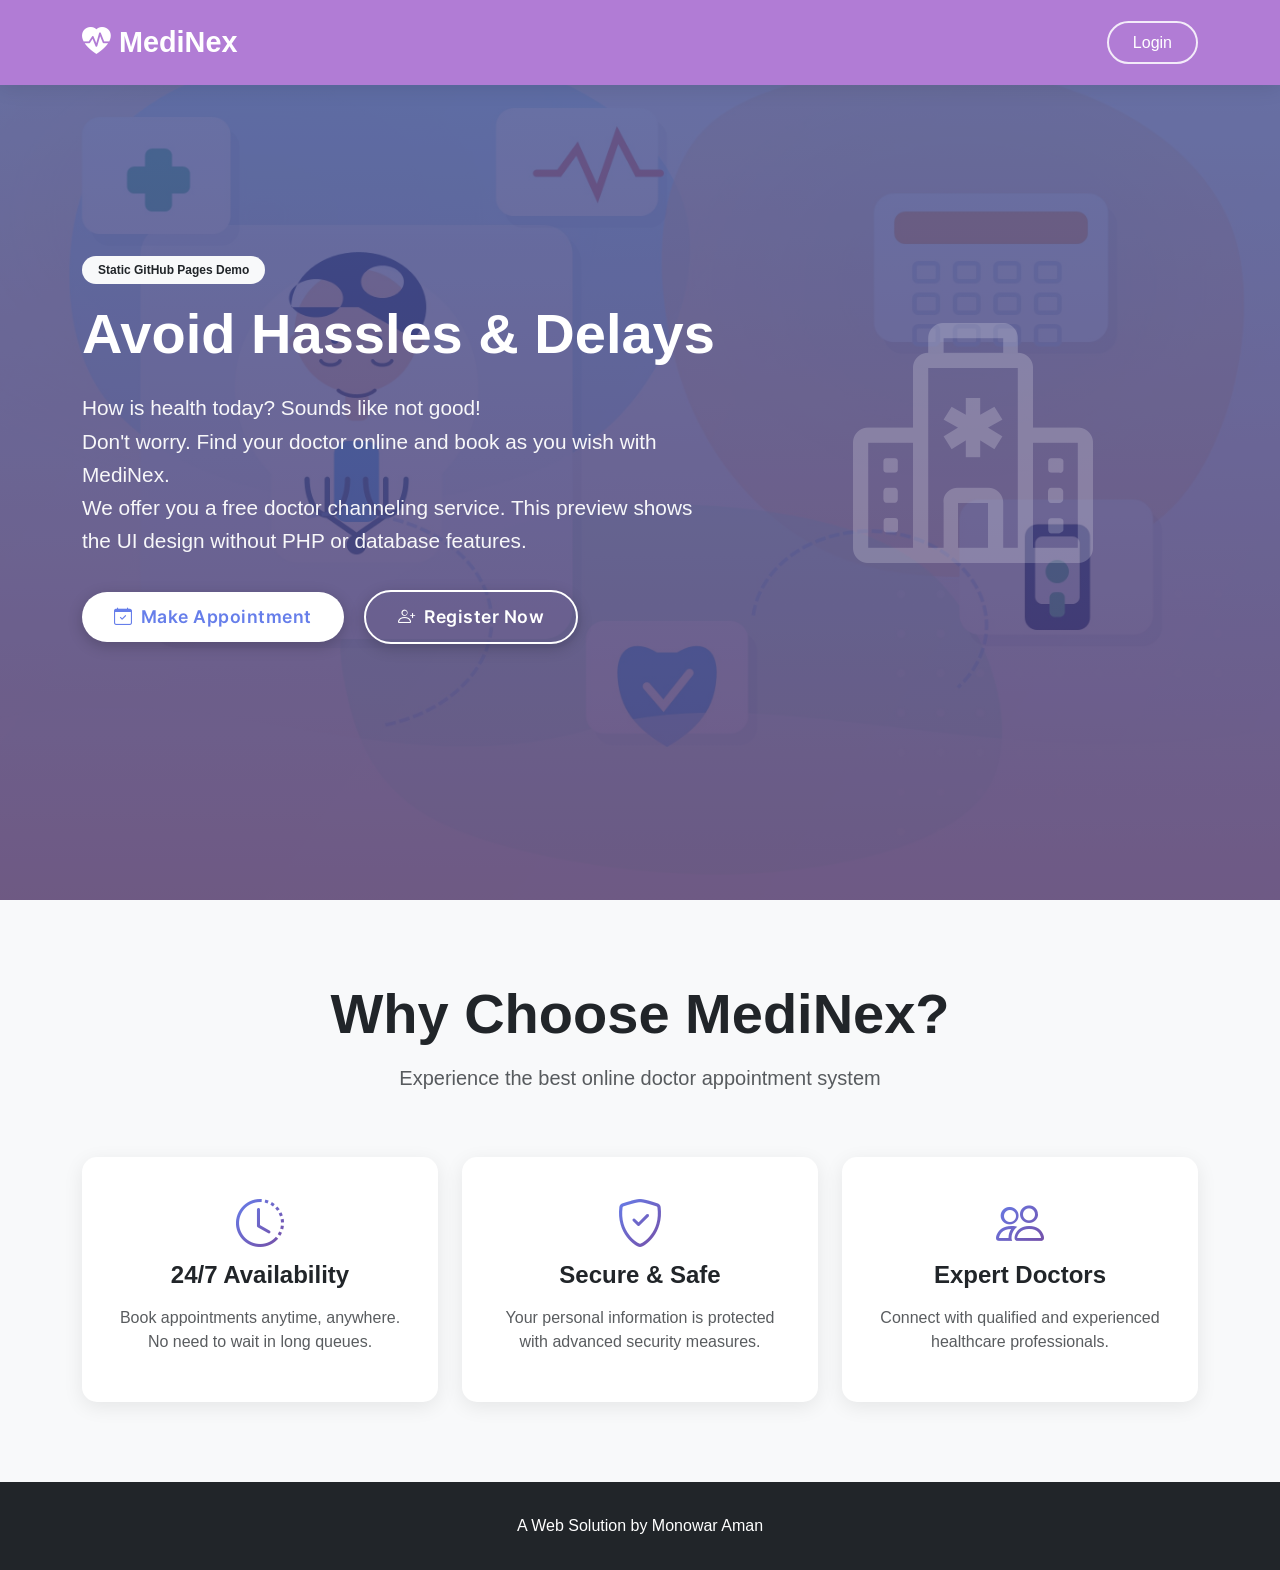
<file: index.html>
<!DOCTYPE html>
<html lang="en">

<head>
    <meta charset="UTF-8">
    <meta http-equiv="X-UA-Compatible" content="IE=edge">
    <meta name="viewport" content="width=device-width, initial-scale=1.0">
    <title>MediNex - Online Doctor Appointment System</title>

    <!-- Bootstrap 5 CSS -->
    <link href="https://cdn.jsdelivr.net/npm/bootstrap@5.3.2/dist/css/bootstrap.min.css" rel="stylesheet">
    <!-- Bootstrap Icons -->
    <link rel="stylesheet" href="https://cdn.jsdelivr.net/npm/bootstrap-icons@1.11.1/font/bootstrap-icons.css">
    <!-- Custom CSS -->
    <link rel="stylesheet" href="css/animations.css">
    <link rel="stylesheet" href="css/main.css">
    <link rel="stylesheet" href="css/index.css">
</head>

<body>
    <!-- Navigation Bar -->
    <nav class="navbar navbar-expand-lg navbar-light fixed-top ">
        <div class="container">
            <a class="navbar-brand" href="index.html">
                <i class="bi bi-heart-pulse-fill"></i> MediNex
            </a>
            <button class="navbar-toggler" type="button" data-bs-toggle="collapse" data-bs-target="#navbarNav">
                <span class="navbar-toggler-icon"></span>
            </button>
            <div class="collapse navbar-collapse" id="navbarNav">
                <ul class="navbar-nav ms-auto">
                    <li class="nav-item">
                        <a class="nav-link nav-login-btn px-4" href="login.html">Login</a>
                    </li>
                </ul>
            </div>
        </div>
    </nav>

    <!-- Hero Section -->
    <section class="hero-section">
        <div class="container">
            <div class="row align-items-center">
                <div class="col-lg-7 hero-content">
                    <span class="badge rounded-pill bg-light text-dark px-3 py-2 mb-3">Static GitHub Pages Demo</span>
                    <h1 class="hero-title">Avoid Hassles & Delays</h1>
                    <p class="hero-subtitle">
                        How is health today? Sounds like not good!<br>
                        Don't worry. Find your doctor online and book as you wish with MediNex.<br>
                        We offer you a free doctor channeling service. This preview shows the UI design without PHP or database features.
                    </p>
                    <div class="hero-buttons">
                        <a href="login.html" class="btn btn-primary-custom btn-custom me-3">
                            <i class="bi bi-calendar-check me-2"></i>Make Appointment
                        </a>
                        <a href="signup.html" class="btn btn-outline-custom btn-custom">
                            <i class="bi bi-person-plus me-2"></i>Register Now
                        </a>
                    </div>
                </div>
                <div class="col-lg-5 text-center">
                    <div class="hero-buttons">
                        <i class="bi bi-hospital hero-icon"></i>
                    </div>
                </div>
            </div>
        </div>
    </section>

    <!-- Features Section -->
    <section class="features-section">
        <div class="container">
            <div class="row text-center mb-5">
                <div class="col-12">
                    <h2 class="display-4 fw-bold mb-3">Why Choose MediNex?</h2>
                    <p class="lead text-muted">Experience the best online doctor appointment system</p>
                </div>
            </div>
            <div class="row g-4">
                <div class="col-md-4">
                    <div class="feature-card text-center">
                        <i class="bi bi-clock-history feature-icon"></i>
                        <h4 class="fw-bold mb-3">24/7 Availability</h4>
                        <p class="text-muted">Book appointments anytime, anywhere. No need to wait in long queues.</p>
                    </div>
                </div>
                <div class="col-md-4">
                    <div class="feature-card text-center">
                        <i class="bi bi-shield-check feature-icon"></i>
                        <h4 class="fw-bold mb-3">Secure & Safe</h4>
                        <p class="text-muted">Your personal information is protected with advanced security measures.
                        </p>
                    </div>
                </div>
                <div class="col-md-4">
                    <div class="feature-card text-center">
                        <i class="bi bi-people feature-icon"></i>
                        <h4 class="fw-bold mb-3">Expert Doctors</h4>
                        <p class="text-muted">Connect with qualified and experienced healthcare professionals.</p>
                    </div>
                </div>
            </div>
        </div>
    </section>

    <!-- Footer -->
    <footer class="footer-section">
        <div class="container">
            <p class="mb-0">
                A Web Solution by Monowar Aman
            </p>
        </div>
    </footer>

    <!-- Bootstrap 5 JS Bundle -->
    <script src="https://cdn.jsdelivr.net/npm/bootstrap@5.3.2/dist/js/bootstrap.bundle.min.js"></script>
</body>

</html>
</file>
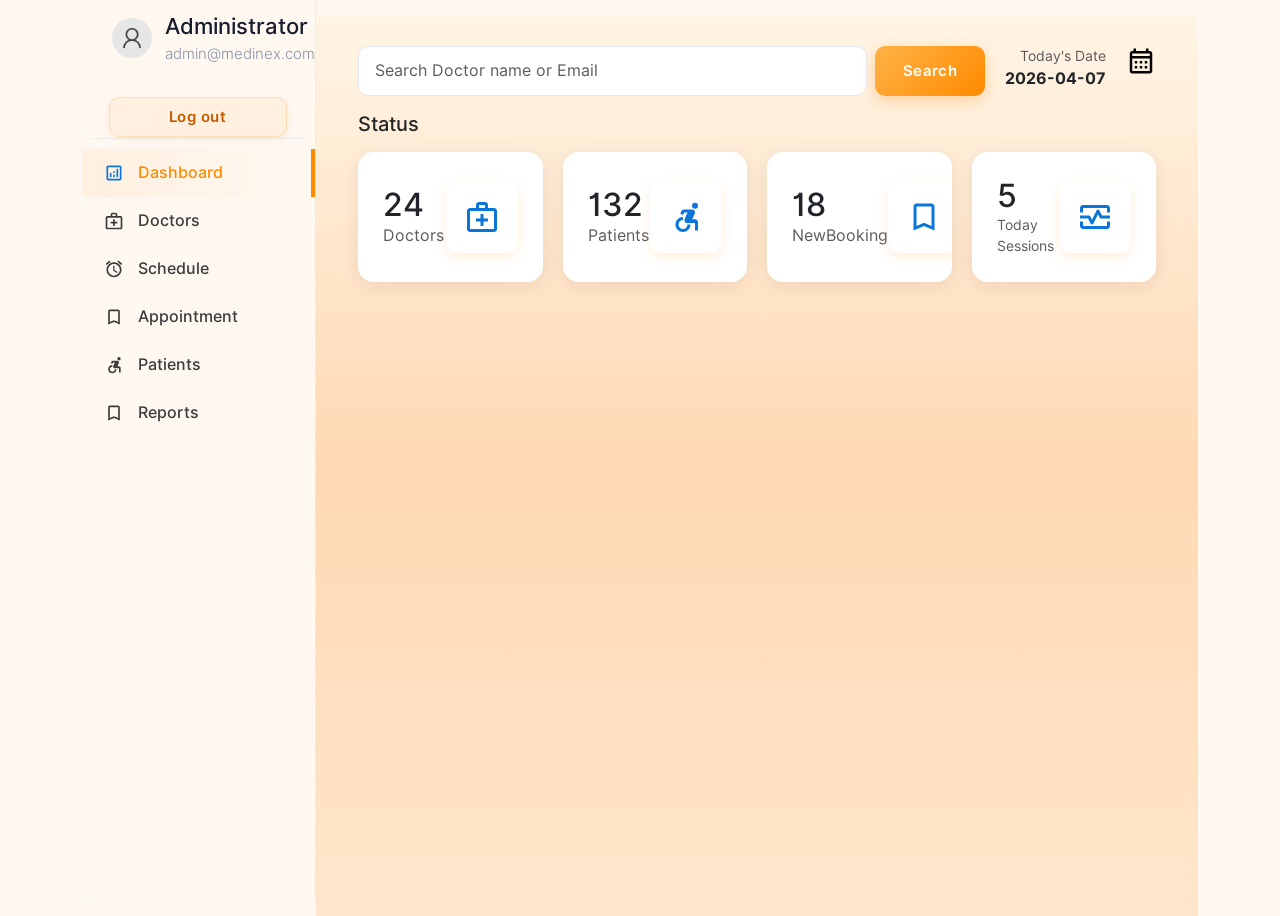
<file: admin/index.html>
<!DOCTYPE html>
<html lang="en">
<head>
    <meta charset="UTF-8">
    <meta http-equiv="X-UA-Compatible" content="IE=edge">
    <meta name="viewport" content="width=device-width, initial-scale=1.0">
    <link href="https://cdn.jsdelivr.net/npm/bootstrap@5.3.2/dist/css/bootstrap.min.css" rel="stylesheet">
    <link rel="stylesheet" href="https://cdn.jsdelivr.net/npm/bootstrap-icons@1.11.1/font/bootstrap-icons.css">
    <link rel="stylesheet" href="../css/animations.css">
    <link rel="stylesheet" href="../css/main.css">
    <link rel="stylesheet" href="../css/admin.css">
    <title>Dashboard</title>
    <style>
        /* Animations disabled */
    </style>
</head>
<body>
    <div class="container">
        <div class="menu">
            <table class="menu-container" border="0">
                <tr>
                    <td style="padding:10px" colspan="2">
                        <table border="0" class="profile-container">
                            <tr>
                                <td width="30%" style="padding-left:20px">
                                    <img src="../img/user.png" alt="" width="100%" style="border-radius:50%">
                                </td>
                                <td style="padding:0px;margin:0px;">
                                    <p class="profile-title" id="profile-name">Administrator</p>
                                    <p class="profile-subtitle" id="profile-email">admin@medinex.com</p>
                                </td>
                            </tr>
                            <tr>
                                <td colspan="2">
                                    <a href="../login.html" id="logout-link"><input type="button" value="Log out" class="logout-btn btn-primary-soft btn"></a>
                                </td>
                            </tr>
                        </table>
                    </td>
                </tr>
                <tr class="menu-row">
                    <td class="menu-btn menu-icon-dashbord menu-active menu-icon-dashbord-active">
                        <a href="index.html" class="non-style-link-menu non-style-link-menu-active"><div><p class="menu-text">Dashboard</p></div></a>
                    </td>
                </tr>
                <tr class="menu-row">
                    <td class="menu-btn menu-icon-doctor">
                        <a href="#" class="non-style-link-menu"><div><p class="menu-text">Doctors</p></div></a>
                    </td>
                </tr>
                <tr class="menu-row">
                    <td class="menu-btn menu-icon-schedule">
                        <a href="#" class="non-style-link-menu"><div><p class="menu-text">Schedule</p></div></a>
                    </td>
                </tr>
                <tr class="menu-row">
                    <td class="menu-btn menu-icon-appoinment">
                        <a href="#" class="non-style-link-menu"><div><p class="menu-text">Appointment</p></div></a>
                    </td>
                </tr>
                <tr class="menu-row">
                    <td class="menu-btn menu-icon-patient">
                        <a href="#" class="non-style-link-menu"><div><p class="menu-text">Patients</p></div></a>
                    </td>
                </tr>
                <tr class="menu-row">
                    <td class="menu-btn menu-icon-appoinment">
                        <a href="#" class="non-style-link-menu"><div><p class="menu-text">Reports</p></div></a>
                    </td>
                </tr>
            </table>
        </div>
        <div class="dash-body mt-3">
            <div class="container-fluid">
                <div class="row mb-3">
                    <div class="col">
                        <form action="#" method="post" class="d-flex gap-2" onsubmit="return false;">
                            <input type="search" name="search" class="form-control" placeholder="Search Doctor name or Email" list="doctors">
                            <datalist id="doctors">
                                <option value="Dr. Sadia Karim">
                                <option value="dr.sadia@medinex.demo">
                                <option value="Dr. Farhan Haque">
                                <option value="dr.farhan@medinex.demo">
                                <option value="Dr. Nusrat Islam">
                                <option value="dr.nusrat@medinex.demo">
                            </datalist>
                            <button type="submit" class="btn btn-primary">Search</button>
                        </form>
                    </div>
                    <div class="col-auto text-end">
                        <small class="text-muted d-block">Today's Date</small>
                        <strong>2026-04-07</strong>
                    </div>
                    <div class="col-auto">
                        <img src="../img/calendar.svg" width="30" alt="calendar">
                    </div>
                </div>
                <div class="row mb-4">
                    <div class="col-12">
                        <h5 class="mb-3">Status</h5>
                    </div>
                    <div class="col-md-3 mb-3">
                        <div class="card h-100">
                            <div class="card-body d-flex justify-content-between align-items-center">
                                <div>
                                    <h2 class="mb-0">24</h2>
                                    <p class="mb-0 text-muted">Doctors</p>
                                </div>
                                <div class="btn-icon-back dashboard-icons" style="background-image: url('../img/icons/doctors-hover.svg'); background-repeat: no-repeat; background-position: center; background-size: 40px 40px;"></div>
                            </div>
                        </div>
                    </div>
                    <div class="col-md-3 mb-3">
                        <div class="card h-100">
                            <div class="card-body d-flex justify-content-between align-items-center">
                                <div>
                                    <h2 class="mb-0">132</h2>
                                    <p class="mb-0 text-muted">Patients</p>
                                </div>
                                <div class="btn-icon-back dashboard-icons" style="background-image: url('../img/icons/patients-hover.svg'); background-repeat: no-repeat; background-position: center; background-size: 40px 40px;"></div>
                            </div>
                        </div>
                    </div>
                    <div class="col-md-3 mb-3">
                        <div class="card h-100">
                            <div class="card-body d-flex justify-content-between align-items-center">
                                <div>
                                    <h2 class="mb-0">18</h2>
                                    <p class="mb-0 text-muted">NewBooking</p>
                                </div>
                                <div class="btn-icon-back dashboard-icons" style="background-image: url('../img/icons/book-hover.svg'); background-repeat: no-repeat; background-position: center; background-size: 40px 40px;"></div>
                            </div>
                        </div>
                    </div>
                    <div class="col-md-3 mb-3">
                        <div class="card h-100">
                            <div class="card-body d-flex justify-content-between align-items-center">
                                <div>
                                    <h2 class="mb-0">5</h2>
                                    <p class="mb-0 text-muted small">Today Sessions</p>
                                </div>
                                <div class="btn-icon-back dashboard-icons" style="background-image: url('../img/icons/session-iceblue.svg'); background-repeat: no-repeat; background-position: center; background-size: 40px 40px;"></div>
                            </div>
                        </div>
                    </div>
                </div>
            </div>
        </div>
    </div>
<script src="https://cdn.jsdelivr.net/npm/bootstrap@5.3.2/dist/js/bootstrap.bundle.min.js"></script>
<script>
    const currentUser = JSON.parse(sessionStorage.getItem("medinexCurrentUser") || "null");

    if (currentUser && currentUser.email) {
        const fullName = (currentUser.fullName || "Administrator").trim();
        const shortName = fullName.length > 16 ? fullName.slice(0, 14) + ".." : fullName;

        document.getElementById("profile-name").textContent = shortName;
        document.getElementById("profile-email").textContent = currentUser.email;
    }

    document.getElementById("logout-link").addEventListener("click", function () {
        sessionStorage.removeItem("medinexCurrentUser");
    });
</script>
</body>
</html>
</file>
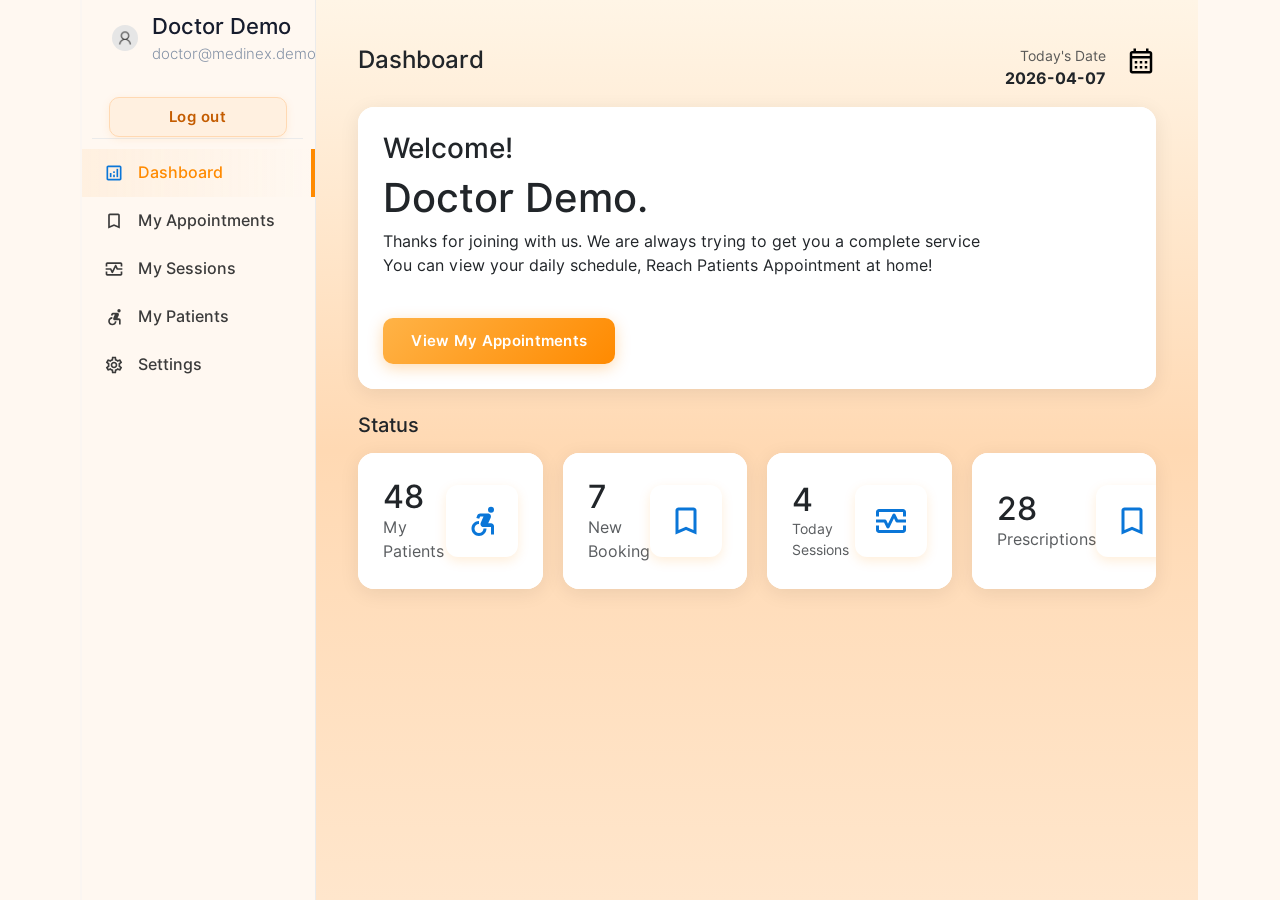
<file: doctor/index.html>
<!DOCTYPE html>
<html lang="en">
<head>
    <meta charset="UTF-8">
    <meta http-equiv="X-UA-Compatible" content="IE=edge">
    <meta name="viewport" content="width=device-width, initial-scale=1.0">
    <link href="https://cdn.jsdelivr.net/npm/bootstrap@5.3.2/dist/css/bootstrap.min.css" rel="stylesheet">
    <link rel="stylesheet" href="https://cdn.jsdelivr.net/npm/bootstrap-icons@1.11.1/font/bootstrap-icons.css">
    <link rel="stylesheet" href="../css/animations.css">
    <link rel="stylesheet" href="../css/main.css">
    <link rel="stylesheet" href="../css/admin.css">
    <title>Dashboard</title>
    <style>
        /* Animations disabled */
    </style>
</head>
<body>
    <div class="container">
        <div class="menu">
            <table class="menu-container" border="0">
                <tr>
                    <td style="padding:10px" colspan="2">
                        <table border="0" class="profile-container">
                            <tr>
                                <td width="30%" style="padding-left:20px">
                                    <img src="../img/user.png" alt="" width="100%" style="border-radius:50%">
                                </td>
                                <td style="padding:0px;margin:0px;">
                                    <p class="profile-title" id="profile-name">Doctor Demo</p>
                                    <p class="profile-subtitle" id="profile-email">doctor@medinex.demo</p>
                                </td>
                            </tr>
                            <tr>
                                <td colspan="2">
                                    <a href="../login.html" id="logout-link"><input type="button" value="Log out" class="logout-btn btn-primary-soft btn"></a>
                                </td>
                            </tr>
                        </table>
                    </td>
                </tr>
                <tr class="menu-row">
                    <td class="menu-btn menu-icon-dashbord menu-active menu-icon-dashbord-active">
                        <a href="index.html" class="non-style-link-menu non-style-link-menu-active"><div><p class="menu-text">Dashboard</p></div></a>
                    </td>
                </tr>
                <tr class="menu-row">
                    <td class="menu-btn menu-icon-appoinment">
                        <a href="#" class="non-style-link-menu"><div><p class="menu-text">My Appointments</p></div></a>
                    </td>
                </tr>
                <tr class="menu-row">
                    <td class="menu-btn menu-icon-session">
                        <a href="#" class="non-style-link-menu"><div><p class="menu-text">My Sessions</p></div></a>
                    </td>
                </tr>
                <tr class="menu-row">
                    <td class="menu-btn menu-icon-patient">
                        <a href="#" class="non-style-link-menu"><div><p class="menu-text">My Patients</p></div></a>
                    </td>
                </tr>
                <tr class="menu-row">
                    <td class="menu-btn menu-icon-settings">
                        <a href="#" class="non-style-link-menu"><div><p class="menu-text">Settings</p></div></a>
                    </td>
                </tr>
            </table>
        </div>
        <div class="dash-body">
            <div class="container-fluid mt-3">
                <div class="row mb-3">
                    <div class="col">
                        <h4 class="mb-0">Dashboard</h4>
                    </div>
                    <div class="col-auto text-end">
                        <small class="text-muted d-block">Today's Date</small>
                        <strong>2026-04-07</strong>
                    </div>
                    <div class="col-auto">
                        <img src="../img/calendar.svg" width="30" alt="calendar">
                    </div>
                </div>
                <div class="row mb-4">
                    <div class="col">
                        <div class="card">
                            <div class="card-body">
                                <h3>Welcome!</h3>
                                <h1 id="welcome-name">Doctor Demo.</h1>
                                <p>Thanks for joining with us. We are always trying to get you a complete service<br>
                                You can view your daily schedule, Reach Patients Appointment at home!<br><br>
                                </p>
                                <a href="#" class="btn btn-primary">View My Appointments</a>
                            </div>
                        </div>
                    </div>
                </div>
                <div class="row mb-4">
                    <div class="col-12">
                        <h5 class="mb-3">Status</h5>
                    </div>
                    <div class="col-md-3 mb-3">
                        <div class="card h-100">
                            <div class="card-body d-flex justify-content-between align-items-center">
                                <div>
                                    <h2 class="mb-0">48</h2>
                                    <p class="mb-0 text-muted">My Patients</p>
                                </div>
                                <div class="btn-icon-back dashboard-icons" style="background-image: url('../img/icons/patients-hover.svg'); background-repeat: no-repeat; background-position: center; background-size: 40px 40px;"></div>
                            </div>
                        </div>
                    </div>
                    <div class="col-md-3 mb-3">
                        <div class="card h-100">
                            <div class="card-body d-flex justify-content-between align-items-center">
                                <div>
                                    <h2 class="mb-0">7</h2>
                                    <p class="mb-0 text-muted">New Booking</p>
                                </div>
                                <div class="btn-icon-back dashboard-icons" style="background-image: url('../img/icons/book-hover.svg'); background-repeat: no-repeat; background-position: center; background-size: 40px 40px;"></div>
                            </div>
                        </div>
                    </div>
                    <div class="col-md-3 mb-3">
                        <div class="card h-100">
                            <div class="card-body d-flex justify-content-between align-items-center">
                                <div>
                                    <h2 class="mb-0">4</h2>
                                    <p class="mb-0 text-muted small">Today Sessions</p>
                                </div>
                                <div class="btn-icon-back dashboard-icons" style="background-image: url('../img/icons/session-iceblue.svg'); background-repeat: no-repeat; background-position: center; background-size: 40px 40px;"></div>
                            </div>
                        </div>
                    </div>
                    <div class="col-md-3 mb-3">
                        <div class="card h-100">
                            <div class="card-body d-flex justify-content-between align-items-center">
                                <div>
                                    <h2 class="mb-0">28</h2>
                                    <p class="mb-0 text-muted">Prescriptions</p>
                                </div>
                                <div class="btn-icon-back dashboard-icons" style="background-image: url('../img/icons/book-hover.svg'); background-repeat: no-repeat; background-position: center; background-size: 40px 40px;"></div>
                            </div>
                        </div>
                    </div>
                </div>
            </div>
        </div>
    </div>
    <script src="https://cdn.jsdelivr.net/npm/bootstrap@5.3.2/dist/js/bootstrap.bundle.min.js"></script>
    <script>
        const currentUser = JSON.parse(sessionStorage.getItem("medinexCurrentUser") || "null");

        if (currentUser && currentUser.email) {
            const fullName = (currentUser.fullName || "Doctor Demo").trim();
            const shortName = fullName.length > 16 ? fullName.slice(0, 14) + ".." : fullName;

            document.getElementById("profile-name").textContent = shortName;
            document.getElementById("profile-email").textContent = currentUser.email;
            document.getElementById("welcome-name").textContent = fullName + ".";
        }

        document.getElementById("logout-link").addEventListener("click", function () {
            sessionStorage.removeItem("medinexCurrentUser");
        });
    </script>
</body>
</html>
</file>
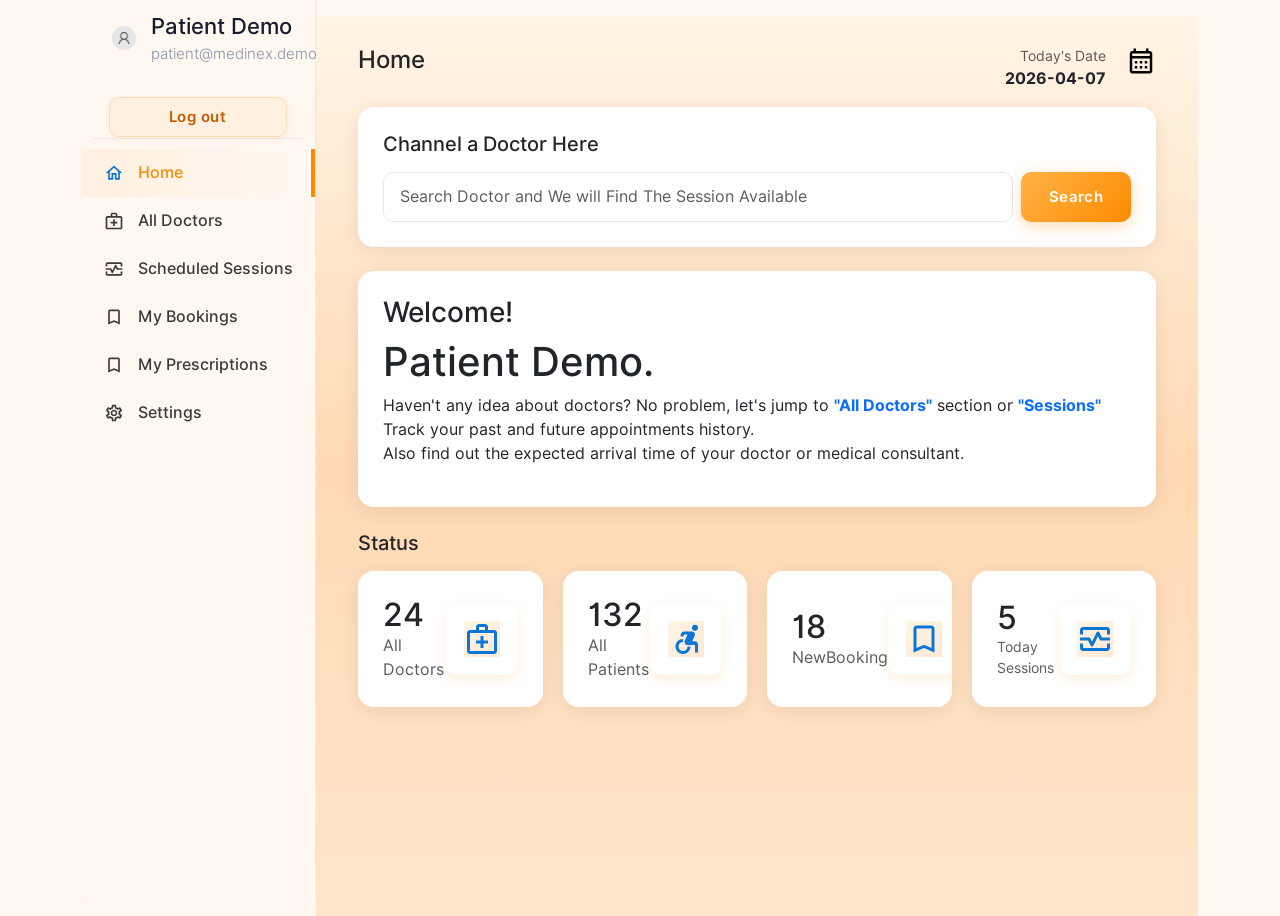
<file: patient/index.html>
<!DOCTYPE html>
<html lang="en">
<head>
    <meta charset="UTF-8">
    <meta http-equiv="X-UA-Compatible" content="IE=edge">
    <meta name="viewport" content="width=device-width, initial-scale=1.0">
    <link href="https://cdn.jsdelivr.net/npm/bootstrap@5.3.2/dist/css/bootstrap.min.css" rel="stylesheet">
    <link rel="stylesheet" href="https://cdn.jsdelivr.net/npm/bootstrap-icons@1.11.1/font/bootstrap-icons.css">
    <link rel="stylesheet" href="../css/animations.css">
    <link rel="stylesheet" href="../css/main.css">
    <link rel="stylesheet" href="../css/admin.css">
    <title>Dashboard</title>
    <style>
        /* Animations disabled */
    </style>
</head>
<body>
    <div class="container">
        <div class="menu">
            <table class="menu-container">
                <tr>
                    <td style="padding:10px" colspan="2">
                        <table class="profile-container">
                            <tr>
                                <td width="30%" style="padding-left:20px">
                                    <img src="../img/user.png" alt="" width="100%" style="border-radius:50%">
                                </td>
                                <td style="padding:0px;margin:0px;">
                                    <p class="profile-title" id="profile-name">Patient Demo</p>
                                    <p class="profile-subtitle" id="profile-email">patient@medinex.demo</p>
                                </td>
                            </tr>
                            <tr>
                                <td colspan="2">
                                    <a href="../login.html" id="logout-link"><input type="button" value="Log out" class="logout-btn btn-primary-soft btn"></a>
                                </td>
                            </tr>
                        </table>
                    </td>
                </tr>
                <tr class="menu-row">
                    <td class="menu-btn menu-icon-home menu-active menu-icon-home-active">
                        <a href="index.html" class="non-style-link-menu non-style-link-menu-active"><div><p class="menu-text">Home</p></div></a>
                    </td>
                </tr>
                <tr class="menu-row">
                    <td class="menu-btn menu-icon-doctor">
                        <a href="#" class="non-style-link-menu"><div><p class="menu-text">All Doctors</p></div></a>
                    </td>
                </tr>
                <tr class="menu-row">
                    <td class="menu-btn menu-icon-session">
                        <a href="#" class="non-style-link-menu"><div><p class="menu-text">Scheduled Sessions</p></div></a>
                    </td>
                </tr>
                <tr class="menu-row">
                    <td class="menu-btn menu-icon-appoinment">
                        <a href="#" class="non-style-link-menu"><div><p class="menu-text">My Bookings</p></div></a>
                    </td>
                </tr>
                <tr class="menu-row">
                    <td class="menu-btn menu-icon-appoinment">
                        <a href="#" class="non-style-link-menu"><div><p class="menu-text">My Prescriptions</p></div></a>
                    </td>
                </tr>
                <tr class="menu-row">
                    <td class="menu-btn menu-icon-settings">
                        <a href="#" class="non-style-link-menu"><div><p class="menu-text">Settings</p></div></a>
                    </td>
                </tr>
            </table>
        </div>
        <div class="dash-body mt-3">
            <div class="container-fluid">
                <div class="row mb-3">
                    <div class="col">
                        <h4 class="mb-0">Home</h4>
                    </div>
                    <div class="col-auto text-end">
                        <small class="text-muted d-block">Today's Date</small>
                        <strong>2026-04-07</strong>
                    </div>
                    <div class="col-auto">
                        <img src="../img/calendar.svg" width="30" alt="calendar">
                    </div>
                </div>
                <div class="row mb-4">
                    <div class="col-12">
                        <div class="card">
                            <div class="card-body">
                                <h5 class="mb-3">Channel a Doctor Here</h5>
                                <form action="#" method="post" class="d-flex gap-2" onsubmit="return false;">
                                    <input type="search" name="search" class="form-control" placeholder="Search Doctor and We will Find The Session Available" list="doctors">
                                    <datalist id="doctors">
                                        <option value="Dr. Sadia Karim">
                                        <option value="Dr. Farhan Haque">
                                        <option value="Dr. Nusrat Islam">
                                    </datalist>
                                    <button type="submit" class="btn btn-primary">Search</button>
                                </form>
                            </div>
                        </div>
                    </div>
                </div>
                <div class="row mb-4">
                    <div class="col-12">
                        <div class="card">
                            <div class="card-body">
                                <h3>Welcome!</h3>
                                <h1 id="welcome-name">Patient Demo.</h1>
                                <p>Haven't any idea about doctors? No problem, let's jump to
                                    <a href="#" class="text-decoration-none fw-bold">"All Doctors"</a> section or
                                    <a href="#" class="text-decoration-none fw-bold">"Sessions"</a><br>
                                    Track your past and future appointments history.<br>Also find out the expected arrival time of your doctor or medical consultant.
                                </p>
                            </div>
                        </div>
                    </div>
                </div>
                <div class="row">
                    <div class="col-12">
                        <h5 class="mb-3">Status</h5>
                    </div>
                    <div class="col-md-3 mb-3">
                        <div class="card h-100">
                            <div class="card-body d-flex justify-content-between align-items-center">
                                <div>
                                    <h2 class="mb-0">24</h2>
                                    <p class="mb-0 text-muted">All Doctors</p>
                                </div>
                                <div class="dashboard-icons">
                                    <img src="../img/icons/doctors-hover.svg" alt="Doctors" class="dashboard-icon-img">
                                </div>
                            </div>
                        </div>
                    </div>
                    <div class="col-md-3 mb-3">
                        <div class="card h-100">
                            <div class="card-body d-flex justify-content-between align-items-center">
                                <div>
                                    <h2 class="mb-0">132</h2>
                                    <p class="mb-0 text-muted">All Patients</p>
                                </div>
                                <div class="dashboard-icons">
                                    <img src="../img/icons/patients-hover.svg" alt="Patients" class="dashboard-icon-img">
                                </div>
                            </div>
                        </div>
                    </div>
                    <div class="col-md-3 mb-3">
                        <div class="card h-100">
                            <div class="card-body d-flex justify-content-between align-items-center">
                                <div>
                                    <h2 class="mb-0">18</h2>
                                    <p class="mb-0 text-muted">NewBooking</p>
                                </div>
                                <div class="dashboard-icons">
                                    <img src="../img/icons/book-hover.svg" alt="Bookings" class="dashboard-icon-img">
                                </div>
                            </div>
                        </div>
                    </div>
                    <div class="col-md-3 mb-3">
                        <div class="card h-100">
                            <div class="card-body d-flex justify-content-between align-items-center">
                                <div>
                                    <h2 class="mb-0">5</h2>
                                    <p class="mb-0 text-muted small">Today Sessions</p>
                                </div>
                                <div class="dashboard-icons">
                                    <img src="../img/icons/session-iceblue.svg" alt="Sessions" class="dashboard-icon-img">
                                </div>
                            </div>
                        </div>
                    </div>
                </div>
            </div>
        </div>
    </div>
    <script src="https://cdn.jsdelivr.net/npm/bootstrap@5.3.2/dist/js/bootstrap.bundle.min.js"></script>
    <script>
        const currentUser = JSON.parse(sessionStorage.getItem("medinexCurrentUser") || "null");

        if (currentUser && currentUser.email) {
            const fullName = (currentUser.fullName || currentUser.firstName || "Patient").trim();
            const shortName = fullName.length > 16 ? fullName.slice(0, 14) + ".." : fullName;

            document.getElementById("profile-name").textContent = shortName;
            document.getElementById("profile-email").textContent = currentUser.email;
            document.getElementById("welcome-name").textContent = fullName + ".";
        }

        document.getElementById("logout-link").addEventListener("click", function () {
            sessionStorage.removeItem("medinexCurrentUser");
        });
    </script>
</body>
</html>
</file>
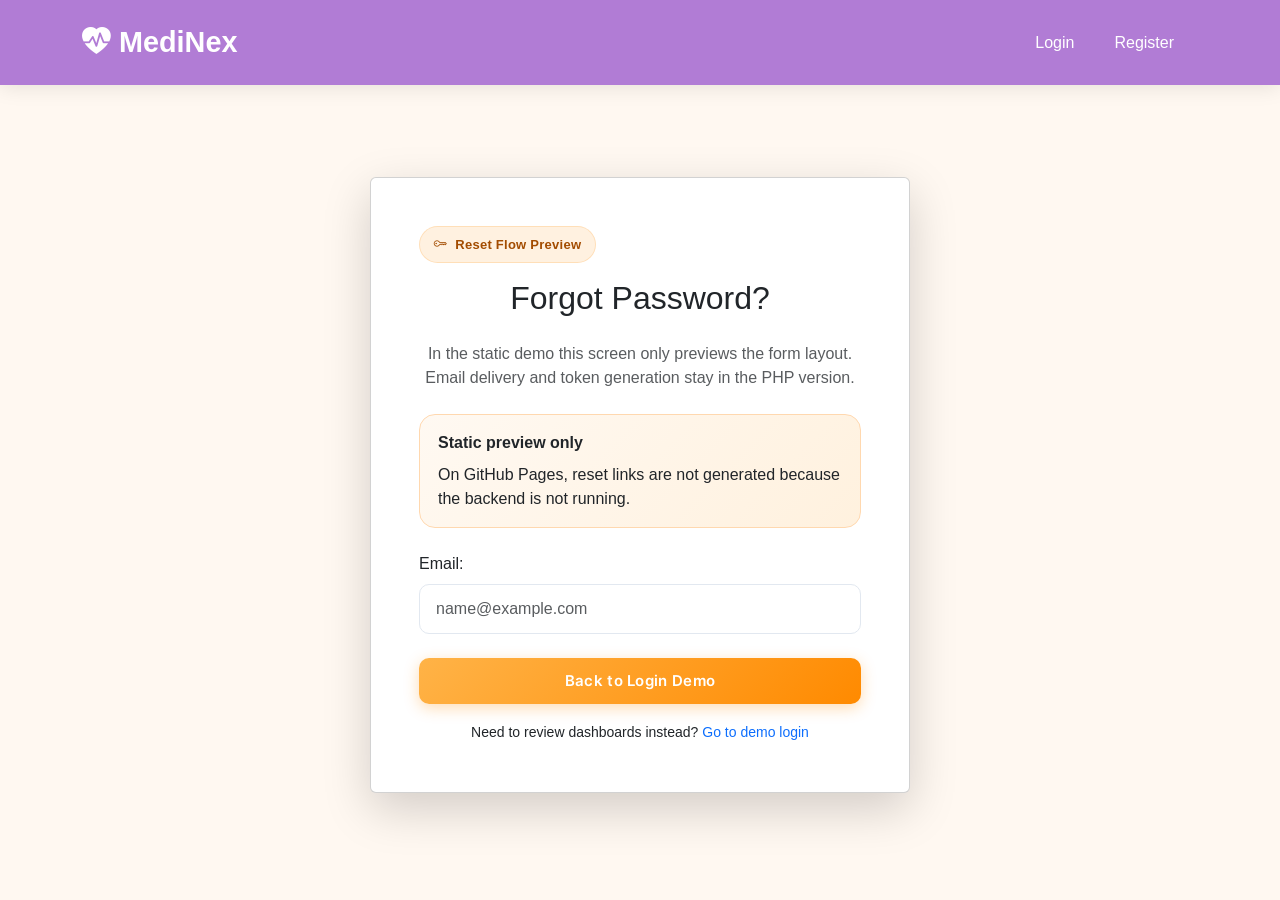
<file: forgot-password.html>
<!DOCTYPE html>
<html lang="en">
<head>
    <meta charset="UTF-8">
    <meta http-equiv="X-UA-Compatible" content="IE=edge">
    <meta name="viewport" content="width=device-width, initial-scale=1.0">
    <link href="https://cdn.jsdelivr.net/npm/bootstrap@5.3.2/dist/css/bootstrap.min.css" rel="stylesheet">
    <link rel="stylesheet" href="https://cdn.jsdelivr.net/npm/bootstrap-icons@1.11.1/font/bootstrap-icons.css">
    <link rel="stylesheet" href="css/animations.css">
    <link rel="stylesheet" href="css/main.css">
    <link rel="stylesheet" href="css/index.css">
    <link rel="stylesheet" href="css/login.css">
    <link rel="stylesheet" href="css/demo.css">
    <title>Forgot Password Demo</title>
</head>
<body class="d-flex flex-column" style="min-height: 100vh; padding-top: 70px;">
    <nav class="navbar navbar-expand-lg fixed-top">
        <div class="container">
            <a class="navbar-brand" href="index.html">
                <i class="bi bi-heart-pulse-fill"></i> MediNex
            </a>
            <button class="navbar-toggler" type="button" data-bs-toggle="collapse" data-bs-target="#navbarNav">
                <span class="navbar-toggler-icon"></span>
            </button>
            <div class="collapse navbar-collapse" id="navbarNav">
                <ul class="navbar-nav ms-auto">
                    <li class="nav-item">
                        <a class="nav-link" href="login.html">Login</a>
                    </li>
                    <li class="nav-item">
                        <a class="nav-link px-4 ms-2" href="signup.html">Register</a>
                    </li>
                </ul>
            </div>
        </div>
    </nav>

    <div class="d-flex justify-content-center align-items-center flex-grow-1 w-100 px-3 py-4">
        <div class="w-100" style="max-width: 540px;">
            <div class="card shadow-lg">
                <div class="card-body p-5">
                    <span class="demo-chip mb-3"><i class="bi bi-key"></i> Reset Flow Preview</span>
                    <h2 class="card-title text-center mb-4">Forgot Password?</h2>
                    <p class="text-center text-muted mb-4">In the static demo this screen only previews the form layout. Email delivery and token generation stay in the PHP version.</p>

                    <div class="demo-auth-note mb-4">
                        <p class="fw-semibold mb-2">Static preview only</p>
                        <p class="mb-0">On GitHub Pages, reset links are not generated because the backend is not running.</p>
                    </div>

                    <form>
                        <div class="mb-4">
                            <label for="reset-email" class="form-label">Email:</label>
                            <input type="email" id="reset-email" class="form-control" placeholder="name@example.com">
                        </div>
                        <a href="login.html" class="btn btn-primary w-100 mb-3">Back to Login Demo</a>
                    </form>

                    <div class="text-center">
                        <p class="mb-0"><small>Need to review dashboards instead? <a href="login.html" class="text-decoration-none">Go to demo login</a></small></p>
                    </div>
                </div>
            </div>
        </div>
    </div>

    <script src="https://cdn.jsdelivr.net/npm/bootstrap@5.3.2/dist/js/bootstrap.bundle.min.js"></script>
</body>
</html>
</file>
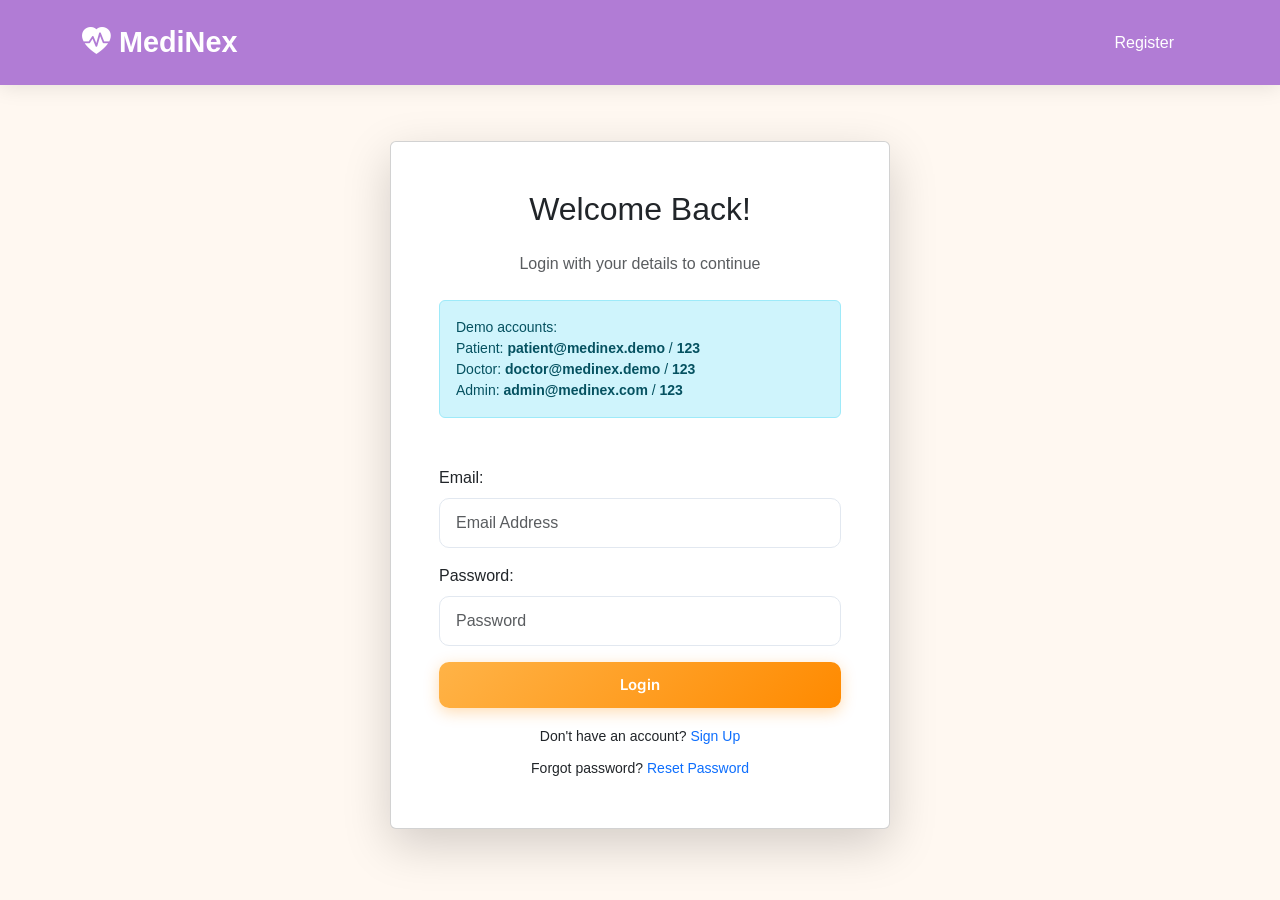
<file: login.html>
<!DOCTYPE html>
<html lang="en">
<head>
    <meta charset="UTF-8">
    <meta http-equiv="X-UA-Compatible" content="IE=edge">
    <meta name="viewport" content="width=device-width, initial-scale=1.0">
    <link href="https://cdn.jsdelivr.net/npm/bootstrap@5.3.2/dist/css/bootstrap.min.css" rel="stylesheet">
    <link rel="stylesheet" href="https://cdn.jsdelivr.net/npm/bootstrap-icons@1.11.1/font/bootstrap-icons.css">
    <link rel="stylesheet" href="css/animations.css">
    <link rel="stylesheet" href="css/main.css">
    <link rel="stylesheet" href="css/index.css">
    <link rel="stylesheet" href="css/login.css">
    <title>Login</title>
</head>
<body class="d-flex flex-column" style="min-height: 100vh; padding-top: 70px;">
    <nav class="navbar navbar-expand-lg fixed-top">
        <div class="container ">
            <a class="navbar-brand" href="index.html">
                <i class="bi bi-heart-pulse-fill"></i> MediNex
            </a>
            <button class="navbar-toggler" type="button" data-bs-toggle="collapse" data-bs-target="#navbarNav">
                <span class="navbar-toggler-icon"></span>
            </button>
            <div class="collapse navbar-collapse" id="navbarNav">
                <ul class="navbar-nav ms-auto">
                    <li class="nav-item">
                        <a class="nav-link px-4 ms-2" href="signup.html">Register</a>
                    </li>
                </ul>
            </div>
        </div>
    </nav>

    <div class="d-flex justify-content-center align-items-center flex-grow-1 w-100 px-3">
        <div class="w-100" style="max-width: 500px;">
            <div class="card shadow-lg">
                <div class="card-body p-5">
                    <h2 class="card-title text-center mb-4">Welcome Back!</h2>
                    <p class="text-center text-muted mb-4">Login with your details to continue</p>
                    <div class="alert alert-info small" role="alert">
                        Demo accounts:
                        <br>Patient: <strong>patient@medinex.demo</strong> / <strong>123</strong>
                        <br>Doctor: <strong>doctor@medinex.demo</strong> / <strong>123</strong>
                        <br>Admin: <strong>admin@medinex.com</strong> / <strong>123</strong>
                    </div>
                    <form id="demo-login-form" class="needs-validation" novalidate>
                        <label id="errors" for="errors" class="form-label d-block text-center">&nbsp;</label>
                        <div class="mb-3">
                            <label for="useremail" class="form-label">Email:</label>
                            <input type="email" id="useremail" name="useremail" class="form-control" placeholder="Email Address" required>
                        </div>
                        <div class="mb-3">
                            <label for="userpassword" class="form-label">Password:</label>
                            <input type="password" id="userpassword" name="userpassword" class="form-control" placeholder="Password" required>
                        </div>
                        <button type="submit" class="btn btn-primary w-100 mb-3">Login</button>
                    </form>
                    <div class="text-center">
                        <p class="mb-2"><small>Don't have an account? <a href="signup.html" class="text-decoration-none">Sign Up</a></small></p>
                        <p class="mb-0"><small>Forgot password? <a href="forgot-password.html" class="text-decoration-none">Reset Password</a></small></p>
                    </div>
                </div>
            </div>
        </div>
    </div>

    <script src="https://cdn.jsdelivr.net/npm/bootstrap@5.3.2/dist/js/bootstrap.bundle.min.js"></script>
    <script>
        const builtInDemoUsers = {
            "patient@medinex.demo": {
                password: "123",
                dashboard: "patient/index.html",
                fullName: "Patient Demo",
                role: "patient"
            },
            "doctor@medinex.demo": {
                password: "123",
                dashboard: "doctor/index.html",
                fullName: "Doctor Demo",
                role: "doctor"
            },
            "admin@medinex.com": {
                password: "123",
                dashboard: "admin/index.html",
                fullName: "Administrator",
                role: "admin"
            }
        };

        const form = document.getElementById("demo-login-form");
        const errorLabel = document.getElementById("errors");
        const savedUsers = JSON.parse(localStorage.getItem("medinexDemoUsers") || "{}");
        const demoUsers = { ...builtInDemoUsers, ...savedUsers };
        const flashMessage = sessionStorage.getItem("medinexFlashMessage");

        if (flashMessage) {
            errorLabel.textContent = flashMessage;
            errorLabel.style.color = "rgb(25, 135, 84)";
            sessionStorage.removeItem("medinexFlashMessage");
        }

        form.addEventListener("submit", function (event) {
            event.preventDefault();

            const email = document.getElementById("useremail").value.trim().toLowerCase();
            const password = document.getElementById("userpassword").value;
            const demoUser = demoUsers[email];

            if (!demoUser) {
                errorLabel.textContent = "We cant found any acount for this email.";
                errorLabel.style.color = "rgb(255, 62, 62)";
                return;
            }

            if (demoUser.password !== password) {
                errorLabel.textContent = "Wrong credentials: Invalid email or password";
                errorLabel.style.color = "rgb(255, 62, 62)";
                return;
            }

            errorLabel.innerHTML = "&nbsp;";
            errorLabel.style.color = "";
            sessionStorage.setItem("medinexCurrentUser", JSON.stringify({
                email,
                dashboard: demoUser.dashboard,
                fullName: demoUser.fullName || "",
                firstName: demoUser.firstName || "",
                lastName: demoUser.lastName || "",
                role: demoUser.role || ""
            }));
            window.location.href = demoUser.dashboard;
        });
    </script>
</body>
</html>
</file>
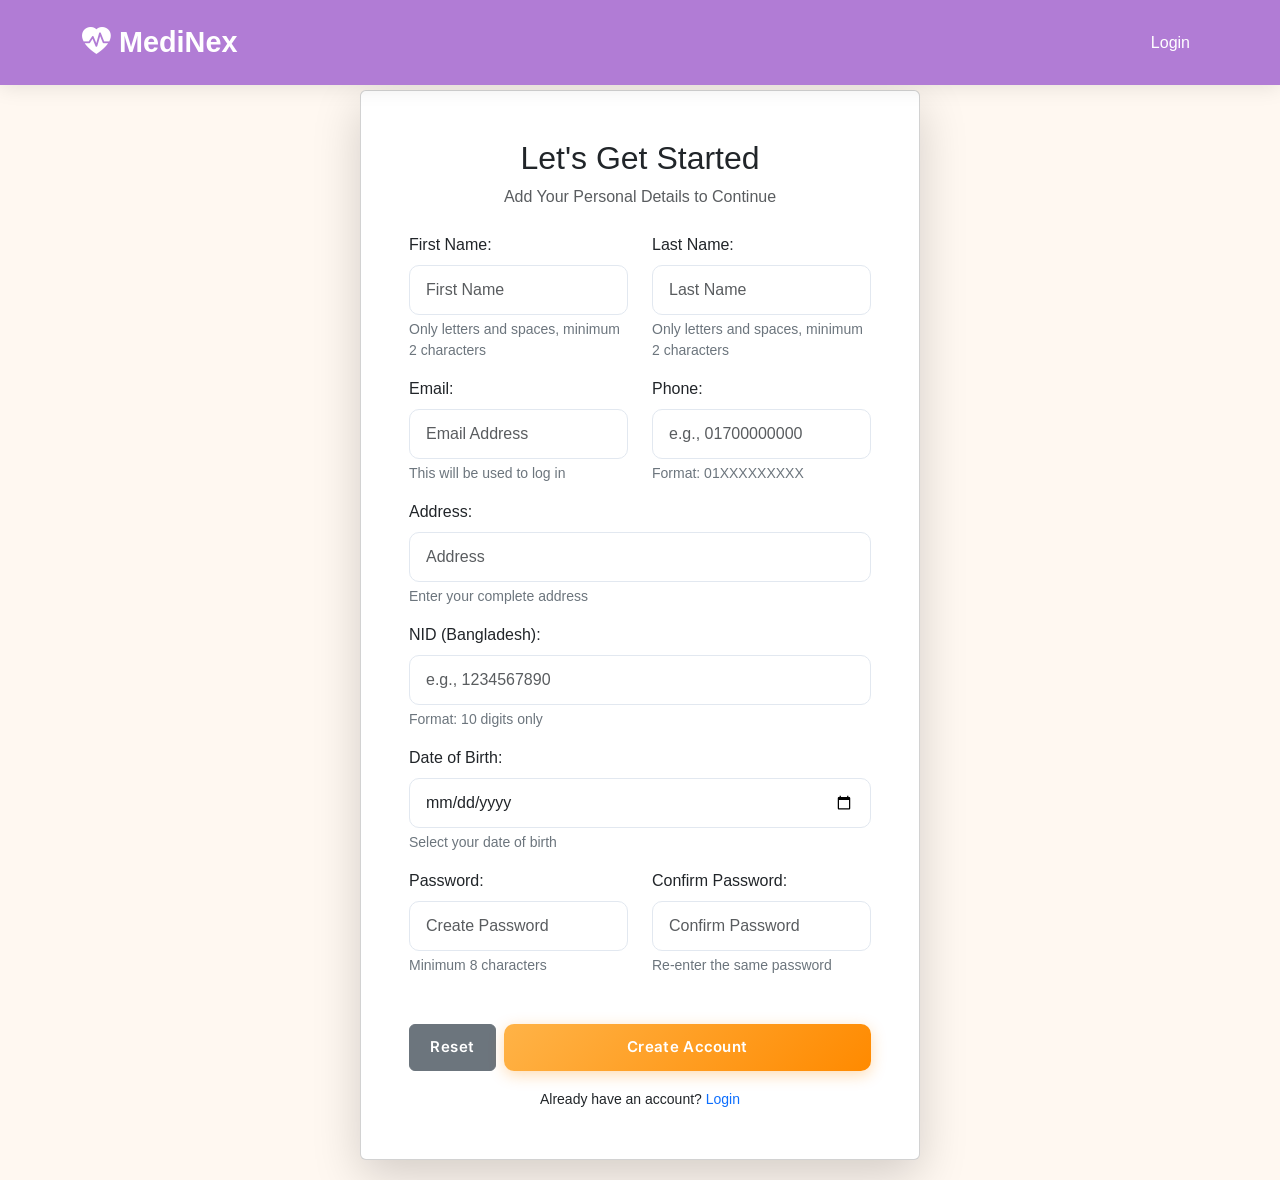
<file: signup.html>
<!DOCTYPE html>
<html lang="en">
<head>
    <meta charset="UTF-8">
    <meta http-equiv="X-UA-Compatible" content="IE=edge">
    <meta name="viewport" content="width=device-width, initial-scale=1.0">
    <link href="https://cdn.jsdelivr.net/npm/bootstrap@5.3.2/dist/css/bootstrap.min.css" rel="stylesheet">
    <link rel="stylesheet" href="https://cdn.jsdelivr.net/npm/bootstrap-icons@1.11.1/font/bootstrap-icons.css">
    <link rel="stylesheet" href="css/animations.css">
    <link rel="stylesheet" href="css/main.css">
    <link rel="stylesheet" href="css/index.css">
    <link rel="stylesheet" href="css/signup.css">
    <title>Sign Up</title>
    <style>
        .form-text {font-size: 0.875rem; color: #6c757d; margin-top: 0.25rem;}
    </style>
</head>
<body class="d-flex flex-column" style="min-height: 100vh; padding-top: 70px;">
    <nav class="navbar navbar-expand-lg navbar-light fixed-top ">
        <div class="container">
            <a class="navbar-brand" href="index.html">
                <i class="bi bi-heart-pulse-fill"></i> MediNex
            </a>
            <button class="navbar-toggler" type="button" data-bs-toggle="collapse" data-bs-target="#navbarNav">
                <span class="navbar-toggler-icon"></span>
            </button>
            <div class="collapse navbar-collapse" id="navbarNav">
                <ul class="navbar-nav ms-auto">
                    <li class="nav-item">
                        <a class="nav-link" href="login.html">Login</a>
                    </li>
                </ul>
            </div>
        </div>
    </nav>

    <div class="d-flex justify-content-center align-items-center flex-grow-1 w-100">
        <div class="w-100" style="max-width: 600px; padding: 20px;">
            <div class="card shadow-lg">
                <div class="card-body p-5">
                    <h2 class="card-title text-center mb-2">Let's Get Started</h2>
                    <p class="text-center text-muted mb-4">Add Your Personal Details to Continue</p>
                    <form id="signup-demo-form" class="needs-validation" novalidate>
                        <div class="row mb-3">
                            <div class="col-md-6">
                                <label for="fname" class="form-label">First Name:</label>
                                <input type="text" name="fname" id="fname" class="form-control" placeholder="First Name" pattern="[A-Za-z\s]{2,}" required>
                                <div class="invalid-feedback">First name must be at least 2 letters (letters and spaces only)</div>
                                <div class="form-text">Only letters and spaces, minimum 2 characters</div>
                            </div>
                            <div class="col-md-6">
                                <label for="lname" class="form-label">Last Name:</label>
                                <input type="text" name="lname" id="lname" class="form-control" placeholder="Last Name" pattern="[A-Za-z\s]{2,}" required>
                                <div class="invalid-feedback">Last name must be at least 2 letters (letters and spaces only)</div>
                                <div class="form-text">Only letters and spaces, minimum 2 characters</div>
                            </div>
                        </div>
                        <div class="row mb-3">
                            <div class="col-md-6">
                                <label for="email" class="form-label">Email:</label>
                                <input type="email" name="email" id="email" class="form-control" placeholder="Email Address" required>
                                <div class="invalid-feedback">Please enter a valid email address</div>
                                <div class="form-text">This will be used to log in</div>
                            </div>
                            <div class="col-md-6">
                                <label for="phone" class="form-label">Phone:</label>
                                <input type="tel" name="phone" id="phone" class="form-control" placeholder="e.g., 01700000000" pattern="01\d{9}" maxlength="11" required>
                                <div class="invalid-feedback">Bangladesh phone number must be 11 digits and start with 01</div>
                                <div class="form-text">Format: 01XXXXXXXXX</div>
                            </div>
                        </div>
                        <div class="mb-3">
                            <label for="address" class="form-label">Address:</label>
                            <input type="text" name="address" id="address" class="form-control" placeholder="Address" minlength="5" required>
                            <div class="invalid-feedback">Address must be at least 5 characters long</div>
                            <div class="form-text">Enter your complete address</div>
                        </div>
                        <div class="mb-3">
                            <label for="nic" class="form-label">NID (Bangladesh):</label>
                            <input type="text" name="nic" id="nic" class="form-control" placeholder="e.g., 1234567890" pattern="\d{10}" maxlength="10" required>
                            <div class="invalid-feedback">Bangladesh NID must be exactly 10 digits (numbers only), e.g., 1234567890</div>
                            <div class="form-text">Format: 10 digits only</div>
                        </div>
                        <div class="mb-3">
                            <label for="dob" class="form-label">Date of Birth:</label>
                            <input type="date" name="dob" id="dob" class="form-control" max="2026-04-07" required>
                            <div class="invalid-feedback">Please select a valid date of birth (cannot be future date)</div>
                            <div class="form-text">Select your date of birth</div>
                        </div>
                        <div class="row mb-3">
                            <div class="col-md-6">
                                <label for="password" class="form-label">Password:</label>
                                <input type="password" name="password" id="password" class="form-control" placeholder="Create Password" minlength="8" required>
                                <div class="invalid-feedback">Password must be at least 8 characters long</div>
                                <div class="form-text">Minimum 8 characters</div>
                            </div>
                            <div class="col-md-6">
                                <label for="confirmPassword" class="form-label">Confirm Password:</label>
                                <input type="password" name="confirmPassword" id="confirmPassword" class="form-control" placeholder="Confirm Password" minlength="8" required>
                                <div class="invalid-feedback">Passwords must match</div>
                                <div class="form-text">Re-enter the same password</div>
                            </div>
                        </div>
                        <label id="signup-errors" class="form-label d-block text-center text-danger">&nbsp;</label>
                        <div class="d-flex gap-2">
                            <input type="reset" value="Reset" class="btn btn-secondary">
                            <input type="submit" value="Create Account" class="btn btn-primary flex-grow-1">
                        </div>
                    </form>
                    <div class="text-center mt-3">
                        <p class="mb-0"><small>Already have an account? <a href="login.html" class="text-decoration-none">Login</a></small></p>
                    </div>
                </div>
            </div>
        </div>
    </div>

    <script src="https://cdn.jsdelivr.net/npm/bootstrap@5.3.2/dist/js/bootstrap.bundle.min.js"></script>
    <script>
        const signupForm = document.getElementById("signup-demo-form");
        const signupErrorLabel = document.getElementById("signup-errors");
        const builtInDemoEmails = [
            "patient@medinex.demo",
            "admin@medinex.com",
            "doctor@medinex.demo"
        ];

        signupForm.addEventListener("submit", function (event) {
            event.preventDefault();

            if (!signupForm.checkValidity()) {
                signupForm.classList.add("was-validated");
                signupErrorLabel.innerHTML = "&nbsp;";
                return;
            }

            const firstName = document.getElementById("fname").value.trim();
            const lastName = document.getElementById("lname").value.trim();
            const email = document.getElementById("email").value.trim().toLowerCase();
            const password = document.getElementById("password").value;
            const confirmPassword = document.getElementById("confirmPassword").value;

            if (password !== confirmPassword) {
                document.getElementById("confirmPassword").setCustomValidity("Passwords must match");
                signupForm.classList.add("was-validated");
                signupErrorLabel.textContent = "Passwords do not match.";
                return;
            }

            document.getElementById("confirmPassword").setCustomValidity("");

            const storageKey = "medinexDemoUsers";
            const savedUsers = JSON.parse(localStorage.getItem(storageKey) || "{}");

            if (builtInDemoEmails.includes(email) || savedUsers[email]) {
                signupErrorLabel.textContent = "An account with this email already exists.";
                return;
            }

            savedUsers[email] = {
                password,
                dashboard: "patient/index.html",
                role: "patient",
                firstName,
                lastName,
                fullName: (firstName + " " + lastName).trim(),
                email
            };

            localStorage.setItem(storageKey, JSON.stringify(savedUsers));
            sessionStorage.setItem("medinexFlashMessage", "Account created. Please log in with your new email and password.");
            window.location.href = "login.html";
        });

        document.getElementById("confirmPassword").addEventListener("input", function () {
            this.setCustomValidity(this.value === document.getElementById("password").value ? "" : "Passwords must match");
        });
    </script>
</body>
</html>
</file>
<file: css/animations.css>
/*These transition are from youtube*/

@keyframes transitionIn-X{
    from {
            opacity: 0;
            transform: translateX(-10px);

    }

    to {
            opacity: 1;
            transform: translateX(0);
    }
}
    


@keyframes transitionIn-Y-over{
    from {
            opacity: 0;
            transform: translateY(-10px);

    }

    to {
            opacity: 1;
            transform: translateY(0);
    }
}
    
@keyframes transitionIn-Y-bottom{
    from {
            opacity: 0;
            transform: translateY(30px);

    }

    to {
            opacity: 1;
            transform: translateY(0);
    }
}
    

/* Transition end */
</file>
<file: css/main.css>
@import url('font-inter.css');

:root {
  --primarycolor: #ff8a00;
  --primarycolorhover: #e67600;
  --btnice: #fff0e0;
  --btnnicetext: #c45c00;
}

body {
  margin: 0;
  padding: 0;
  border-spacing: 0;
  font-family: 'Inter', sans-serif;
  background-color: #fff8f1;

}

/* Override Bootstrap form controls for orange theme */
.form-control {
  border: 1.5px solid #e2e8f0 !important;
  border-radius: 10px !important;
  padding: 12px 16px !important;
  transition: all 0.3s ease !important;
}

.form-control:focus {
  border-color: var(--primarycolor) !important;
  box-shadow: 0 0 0 0.25rem rgba(255, 138, 0, 0.15) !important;
  outline: none !important;
}

/* Override Bootstrap table styles */
.table {
  background-color: rgba(255, 255, 255, 0.95) !important;
}

.table thead th {
  border-bottom: 2px solid #ffd9b3 !important;
  color: var(--primarycolor) !important;
}

*,
::after,
::before {
  box-sizing: border-box;
}


/*------custom-scroll-bar - from w3schools.com------------------*/
/* width */
::-webkit-scrollbar {
  width: 5px;
}

/* Track */
::-webkit-scrollbar-track {
  background: #f1f1f1;
}

/* Handle */
::-webkit-scrollbar-thumb {
  background: #888;
  border-radius: 12px;
}

/* Handle on hover */
::-webkit-scrollbar-thumb:hover {
  background: #555;
}





.input-text {
  border-radius: 4px;
  border: 0.5px solid rgb(226, 226, 226);
  padding: 10px;
  width: 92%;
  transition: 0.2s;
  outline: none;
}

.input-text {
  border: 1px solid #e9ecef;
  font-size: 14px;
  line-height: 26px;
  background-color: #fff;
  display: block;
  width: 100%;
  padding: .375rem .75rem;
  font-weight: 300;
  line-height: 1.5;
  color: #212529;
  background-color: #fff;
  background-clip: padding-box;
  -webkit-appearance: none;
  -moz-appearance: none;
  appearance: none;
  border-radius: .25rem;
  transition: border-color .15s ease-in-out, box-shadow .15s ease-in-out;
}

.input-text:hover {
  background-color: rgb(250, 250, 250);
  transition: 0.2s;
  outline: none;
}

.input-text:focus {
  border: 1px solid rgb(10, 118, 216);
  transition: 0.2s;
}

.input-text::placeholder {
  font-family: 'Inter', sans-serif;
}



/* -----------Buttons---------------*/
.btn {
  cursor: pointer;
  padding: 8px 20px;
  outline: none;
  text-decoration: none;
  font-size: 15px;
  letter-spacing: 0.5px;
  transition: all 0.3s;
  border-radius: 6px;
  font-family: 'Inter', sans-serif;
  font-weight: 600;
}


.btn:hover {
  background-color: var(--primarycolorhover);
  box-shadow: none;
  transition: all 0.35s;
  font-family: 'Inter', sans-serif;
  transform: translateY(-1px);
}


.btn-primary {
  background: linear-gradient(135deg, #ffb347 0%, #ff8a00 100%) !important;
  border: none !important;
  color: #fff !important;
  box-shadow: 0 4px 15px rgba(255, 138, 0, 0.3) !important;
  border-radius: 10px !important;
  padding: 12px 28px !important;
  font-weight: 600 !important;
  transition: all 0.3s cubic-bezier(0.4, 0, 0.2, 1) !important;
  letter-spacing: 0.3px !important;
}

.btn-primary:hover,
.btn-primary:focus,
.btn-primary:active {
  background: linear-gradient(135deg, #ff9f1c 0%, #e67600 100%) !important;
  border: none !important;
  color: #fff !important;
  box-shadow: 0 8px 25px rgba(255, 138, 0, 0.4) !important;
  transform: translateY(-2px) !important;
}

.btn-primary-soft {
  background-color: var(--btnice);
  border: 1.5px solid #ffd9b3;
  color: var(--btnnicetext);
  font-weight: 600;
  font-size: 15px;
  box-shadow: 0 2px 8px rgba(255, 138, 0, 0.1);
  border-radius: 10px;
  transition: all 0.3s cubic-bezier(0.4, 0, 0.2, 1);
}


.btn-primary-soft:hover {
  background: linear-gradient(135deg, #ffb347 0%, #ff8a00 100%);
  border: 1.5px solid transparent;
  color: #fff;
  box-shadow: 0 6px 20px rgba(255, 138, 0, 0.3);
  transform: translateY(-2px);
}


.btn-in-text {
  font-size: 15px;
  letter-spacing: 0.5px;
}

.non-style-link:link,
.non-style-link:visited,
.non-style-link:hover,
.non-style-link:active {
  text-decoration: none;
  color: rgb(43, 43, 43);
}




.btn-label {
  margin-left: 10px;
  padding: 12px 12px;
  outline: none;
  text-decoration: none;
  font-size: 15px;
  letter-spacing: 0.5px;
  transition: all 0.3s;
  border-radius: 5px;
  background-color: #f0f0f073;
  border: 1px solid rgba(57, 108, 240, 0.1);
  font-family: 'Inter', sans-serif;
}


.sub-table {
  border: 1px solid #ebebeb;
  border-radius: 8px;

}

.filter-container {
  width: 100%;
  border: none;
  border-radius: 0;
  margin-bottom: 20px;
  border-spacing: 0;
  padding: 0;
  background: transparent;
}

.filter-container-items {
  margin-top: 7.5px;
  margin-left: 20px;


}

.table-headin {
  font-size: 16px;
  font-weight: 500;
  padding: 10px;
  border-bottom: 3px solid var(--primarycolor);
}

.abc {
  width: 100%;
  height: 550px;
  overflow: auto;
}






.overlay {
  position: fixed;
  top: 0;
  bottom: 0;
  left: 0;
  right: 0;
  background: rgba(0, 0, 0, 0.7);
  transition: opacity 500ms;
  opacity: 1;
  z-index: 9998;
  overflow-y: auto;
}

.overlay:target {
  visibility: visible;
  opacity: 1;

}

.popup {
  margin: 70px auto;
  padding: 20px;
  background: #fff;
  border-radius: 5px;
  width: 50%;
  position: relative;
  transition: all 5s ease-in-out;
  z-index: 9999;
  max-width: 90%;
}

.popup h2 {
  margin-top: 0;
  color: #333;
}

.popup .close {
  position: absolute;
  top: 20px;
  right: 30px;
  transition: all 200ms;
  font-size: 30px;
  font-weight: bold;
  text-decoration: none;
  color: #333;
}

.popup .close:hover {
  color: var(--primarycolorhover);
}

.popup .content {
  max-height: 30%;
  overflow: auto;
}

@media screen and (max-width: 700px) {
  .box {
    width: 70%;
  }

  .popup {
    width: 70%;
  }
}


input[type=search] {
  background-image: none;
  background-position: initial;
  background-repeat: no-repeat;
  transition: 0.5s;
  padding: 8px 20px;
}

input[type=search]:focus {
  transition: 0.5s;
}

.box {
  width: 120px;
  height: 30px;
  border: 1px solid #e9ecef;
  font-size: 14px;
  color: #212529;
  background-color: #fff;
  line-height: 26px;
  font-weight: 300;
  border-radius: .25rem;
  padding: .375rem .75rem;
  line-height: 1.5;
  width: 100%;
  background-clip: padding-box;
  transition: border-color .15s ease-in-out, box-shadow .15s ease-in-out;
}



.btn-primary-gray {
  background-color: #fff;
  border: 2px solid #f7d9b0;
  color: #c45c00;
  box-shadow: 0 4px 10px 0 rgba(255, 138, 0, 0.18);
}



.btn-primary-gray:hover {
  background-color: #ffe8cf;
  box-shadow: 0 6px 14px 0 rgba(255, 138, 0, 0.22);
}



.button-icon {

  background-position: 10px 50%;
  background-repeat: no-repeat;
  transition: 0.5s;
  padding: 8px 20px 8px 40px;
}



.menu-btn {
  padding: 0;
  color: #3b3b3b;
  transition: none;

}

.menu-btn .non-style-link-menu,
.menu-btn .non-style-link-menu-active {
  display: flex;
  align-items: center;
  gap: 14px;
  width: 100%;
  min-height: 48px;
  padding: 12px 18px 12px 22px;
}

.menu-btn .non-style-link-menu::before,
.menu-btn .non-style-link-menu-active::before {
  content: '';
  width: 20px;
  height: 20px;
  flex: 0 0 20px;
  align-self: center;
  background-image: var(--menu-icon);
  background-position: center;
  background-repeat: no-repeat;
  background-size: 20px 20px;
}

.menu-btn:hover .non-style-link-menu::before,
.menu-btn:hover .non-style-link-menu-active::before,
.menu-active .non-style-link-menu::before,
.menu-active .non-style-link-menu-active::before {
  background-image: var(--menu-icon-active, var(--menu-icon));
}

.menu-btn .non-style-link-menu div,
.menu-btn .non-style-link-menu-active div {
  display: flex;
  align-items: center;
  flex: 1 1 auto;
  min-width: 0;
}

.menu-text {
  padding-left: 0;
  margin: 0;
  flex: 1 1 auto;
  min-width: 0;
  font-weight: 500;
  font-size: 16px;
  line-height: 1.35;

}


.menu-active {
  color: var(--primarycolor);
  border-right: 4px solid var(--primarycolor);
  background: linear-gradient(90deg, var(--btnice) 0%, transparent 100%);
  font-weight: 600;
}

.menu-btn:hover {
  background: linear-gradient(90deg, var(--btnice) 0%, transparent 100%);
  color: var(--primarycolor);
  transition: all 0.3s ease;
}

.non-style-link-menu:link,
.non-style-link-menu:visited,
.non-style-link-menu:active {
  text-decoration: none;
  color: #3b3b3b;
}

.non-style-link-menu:hover {
  text-decoration: none;
  color: var(--primarycolor);
}

.non-style-link-menu-active:link,
.non-style-link-menu-active:visited,
.non-style-link-menu-active:active {
  text-decoration: none;
  color: var(--primarycolor);
}



.menu-icon-dashbord {
  --menu-icon: url('../img/icons/dashboard.svg');
  --menu-icon-active: url('../img/icons/dashboard-hover.svg');
}


.menu-icon-doctor {
  --menu-icon: url('../img/icons/doctors.svg');
  --menu-icon-active: url('../img/icons/doctors-hover.svg');
}

.menu-icon-schedule {
  --menu-icon: url('../img/icons/schedule.svg');
  --menu-icon-active: url('../img/icons/schedule-hover.svg');
}

.menu-icon-appoinment {
  --menu-icon: url('../img/icons/book.svg');
  --menu-icon-active: url('../img/icons/book-hover.svg');
}

.menu-icon-patient {
  --menu-icon: url('../img/icons/patients.svg');
  --menu-icon-active: url('../img/icons/patients-hover.svg');
}

.menu-icon-settings {
  --menu-icon: url('../img/icons/settings.svg');
  --menu-icon-active: url('../img/icons/settings-iceblue.svg');
}

.menu-icon-session {
  --menu-icon: url('../img/icons/session.svg');
  --menu-icon-active: url('../img/icons/session-iceblue.svg');
}

.menu-icon-home {
  --menu-icon: url('../img/icons/home.svg');
  --menu-icon-active: url('../img/icons/home-iceblue.svg');
}





.btn-icon-back {
  background-image: url('../img/icons/back-iceblue.svg');
  background-position: 18px 50%;
  background-repeat: no-repeat;
  transition: 0.5s;
  padding: 8px 20px 8px 40px;
}

.btn-icon-back:hover {
  background-image: url('../img/icons/back-white.svg');
}


.btn-edit {
  background-image: url('../img/icons/edit-iceblue.svg');
}

.btn-edit:hover {
  background-image: url('../img/icons/edit-white.svg');
}

.btn-view {
  background-image: url('../img/icons/view-iceblue.svg');
}

.btn-view:hover {
  background-image: url('../img/icons/view-white.svg');
}

.btn-delete {
  background-image: url('../img/icons/delete-iceblue.svg');
}

.btn-delete:hover {
  background-image: url('../img/icons/delete-white.svg');
}

.btn-filter {
  background-image: url('../img/icons/filter-iceblue.svg');
  background-position: 15px 50%;
}

.btn-filter:hover {
  background-image: url('../img/icons/filter-white.svg');
}




.dashboard-items {
  border: none;
  border-radius: 16px;
  color: var(--primarycolor);
  background: #ffffff;
  box-shadow: 0 4px 20px rgba(0, 0, 0, 0.08);
  transition: all 0.3s cubic-bezier(0.4, 0, 0.2, 1);
  position: relative;
  overflow: hidden;
}

.dashboard-items::before {
  content: '';
  position: absolute;
  top: 0;
  left: 0;
  width: 4px;
  height: 100%;
  background: linear-gradient(180deg, var(--primarycolor) 0%, var(--primarycolorhover) 100%);
}

.dashboard-items:hover {
  box-shadow: 0 8px 30px rgba(255, 138, 0, 0.2);
  transform: translateY(-4px);
}


.h1-dashboard {
  margin: 0;
  padding: 0;
  font-size: 36px;
  font-weight: 700;
  line-height: 1.2;
  padding-top: 20px;
  color: #1a1a1a;
  letter-spacing: -1px;
}

.h3-dashboard {
  margin: 0;
  padding: 0;
  font-size: 13px;
  font-weight: 600;
  color: #64748b;
  text-transform: uppercase;
  letter-spacing: 0.8px;
  margin-top: 8px;
}

.dashboard-icons {
  background: linear-gradient(135deg, #fff5e6 0%, #ffe8d2 100%);
  padding: 0;
  border-radius: 12px;
  margin-left: 0;
  margin-right: 0;
  width: 72px;
  height: 72px;
  display: flex;
  align-items: center;
  justify-content: center;
  box-shadow: 0 4px 12px rgba(255, 138, 0, 0.15);
  flex-shrink: 0;
  background-position: center center !important;
  background-repeat: no-repeat !important;
  background-size: 36px 36px !important;
}

.dashboard-icon-img {
  display: block;
  width: 36px;
  height: 36px;
  object-fit: contain;
}

.dashboard-icons.btn-icon-back {
  padding: 0;
  background-position: center center !important;
}

/* Ensure inline background-image doesn't repeat */
.dashboard-icons[style*="background-image"] {
  background-repeat: no-repeat !important;
  background-position: center center !important;
  background-size: 36px 36px !important;
}

.dashboard-icons-setting {
  background-color: rgba(184, 184, 184, 0.247);
  padding-top: 30px;
  padding-bottom: 30px;
  border-radius: 7px;
  margin-left: 5px;
  margin-right: 20px;

}

.setting-tabs:hover {
  background-color: #d6d6d657;
}


.doctor-header {
  background: linear-gradient(135deg, #ffb347 0%, #ff8a00 100%);
  color: #ffffff !important;
  padding: 35px;
  border: none;
  border-radius: 16px;
  box-shadow: 0 8px 25px rgba(255, 138, 0, 0.25);
  position: relative;
  overflow: hidden;
}

.doctor-header h1,
.doctor-header h3,
.doctor-header p,
.doctor-header a {
  color: #ffffff !important;
}

.doctor-header::before {
  content: '';
  position: absolute;
  top: -50%;
  right: -50%;
  width: 200%;
  height: 200%;
  background: radial-gradient(circle, rgba(255, 255, 255, 0.15) 0%, transparent 70%);
}

.doctor-header h1,
.doctor-header h3,
.doctor-header p {
  position: relative;
  z-index: 1;
}

.patient-header {
  background-image: url(../img/b3.jpg);
  border: 1px solid #ffd5a8;
  background-color: rgba(255, 173, 96, 0.35);
  background-blend-mode: screen;
}

.search-items {
  padding: 20px;
  margin: 10px;
  width: 95%;
  display: flex;
  padding-left: 0;
  padding-left: 30px;
  box-sizing: border-box;
  line-height: 1.5;
  box-shadow: 0 3px 5px 0 rgba(95, 95, 97, 0.068);
}


.h1-search {
  margin: 0;
  padding: 0;
  font-size: 23px;
  font-weight: 600;
  padding-top: 20px;
  padding-bottom: 10px;
}

.h3-search {
  margin: 0;
  padding: 0;
  font-size: 15px;
  font-weight: 500;
  color: #212529e3;

}

.h4-search {
  margin: 0;
  padding: 0;
  font-size: 13px;
  font-weight: 400;
  color: #212529e3;
}

.btn-book {
  background-image: url('../img/icons/book-balck.svg');
  background-position: 68% 50%;
  background-repeat: no-repeat;
  transition: 0.5s;
}
</file>
<file: css/index.css>
:root {
    --primary-color: #0d6efd;
    --secondary-color: #6c757d;
    --success-color: #198754;
    --gradient-primary: linear-gradient(135deg, #667eea 0%, #764ba2 100%);
    --gradient-secondary: linear-gradient(135deg, #f093fb 0%, #f5576c 100%);
    --purple-color: #667eea;
}

body {
    font-family: 'Segoe UI', Tahoma, Geneva, Verdana, sans-serif;
    overflow-x: hidden;
}

.navbar {
    background: #b17cd5 !important;
    backdrop-filter: blur(10px);
    box-shadow: 0 2px 20px rgba(0,0,0,0.1);
    padding: 1rem 0;
}

.navbar-brand {
    font-size: 1.8rem;
    font-weight: 700;
    color: #ffffff !important;
}

.navbar .nav-link {
    color: #ffffff !important;
    font-weight: 500;
}

.navbar .nav-login-btn {
    border: 2px solid rgba(255, 255, 255, 0.85);
    border-radius: 999px;
    padding-top: 0.45rem;
    padding-bottom: 0.45rem;
    transition: background-color 0.3s ease, color 0.3s ease, border-color 0.3s ease;
}

.navbar .nav-login-btn:hover,
.navbar .nav-login-btn:focus {
    background: #ffffff;
    color: #8a5ab7 !important;
    border-color: #ffffff;
}



.navbar-toggler {
    border-color: rgba(0, 0, 0, 0.25);
}

/* Use default Bootstrap toggler icon color (remove previous white override) */

.hero-section {
    min-height: 100vh;
    background: linear-gradient(rgba(102, 126, 234, 0.7), rgba(118, 75, 162, 0.7)), url('../img/bg01.jpg');
    background-size: cover;
    background-position: center;
    background-repeat: no-repeat;
    background-attachment: fixed;
    display: flex;
    align-items: center;
    position: relative;
    overflow: hidden;
}

.hero-section::before {
    content: '';
    position: absolute;
    top: 0;
    left: 0;
    width: 100%;
    height: 100%;
    background: rgba(0, 0, 0, 0.3);
    z-index: 0;
}

.hero-content {
    position: relative;
    z-index: 1;
    color: white;
}

.hero-title {
    font-size: 3.5rem;
    font-weight: 800;
    margin-bottom: 1.5rem;
    line-height: 1.2;
    animation: fadeInUp 0.8s ease-out;
}

.hero-subtitle {
    font-size: 1.3rem;
    margin-bottom: 2rem;
    opacity: 0.95;
    line-height: 1.6;
    animation: fadeInUp 1s ease-out;
}

.hero-buttons {
    animation: fadeInUp 1.2s ease-out;
}

.hero-icon {
    font-size: 15rem;
    opacity: 0.2;
    color: white;
}

@keyframes fadeInUp {
    from {
        opacity: 0;
        transform: translateY(30px);
    }
    to {
        opacity: 1;
        transform: translateY(0);
    }
}

.btn-custom {
    padding: 0.75rem 2rem;
    font-size: 1.1rem;
    font-weight: 600;
    border-radius: 50px;
    transition: all 0.3s ease;
    box-shadow: 0 4px 15px rgba(0,0,0,0.2);
}

.btn-custom:hover {
    transform: translateY(-2px);
    box-shadow: 0 6px 20px rgba(0,0,0,0.3);
}

.btn-primary-custom {
    background: white;
    color: #667eea;
    border: none;
}

.btn-primary-custom:hover {
    background: #f8f9fa;
    color: #667eea;
}

.btn-outline-custom {
    background: transparent;
    color: white;
    border: 2px solid white;
}

.btn-outline-custom:hover {
    background: white;
    color: #667eea;
}

.features-section {
    padding: 5rem 0;
    background: #f8f9fa;
}

.feature-card {
    padding: 2rem;
    background: white;
    border-radius: 15px;
    box-shadow: 0 5px 20px rgba(0,0,0,0.08);
    transition: all 0.3s ease;
    height: 100%;
    border: none;
}

.feature-card:hover {
    transform: translateY(-10px);
    box-shadow: 0 10px 30px rgba(0,0,0,0.15);
}

.feature-icon {
    font-size: 3rem;
    background: var(--gradient-primary);
    -webkit-background-clip: text;
    -webkit-text-fill-color: transparent;
    background-clip: text;
    margin-bottom: 1rem;
}

.footer-section {
    background: #212529;
    color: white;
    padding: 2rem 0;
    text-align: center;
}

.nav-link {
    font-weight: 500;
    color: rgba(255, 255, 255, 0.9) !important;
    transition: color 0.3s ease;
}

.nav-link.btn {
    color: white !important;
    border-color: white;
}


@media (max-width: 768px) {
    .hero-title {
        font-size: 2.5rem;
    }
    
    .hero-subtitle {
        font-size: 1.1rem;
    }
}
</file>
<file: css/admin.css>
.container {
    display: flex;
    flex-wrap: wrap;
    height: 100vh;


}

.menu {
    border-right: 1.5px solid rgb(235, 235, 235);
    width: 21%;
    height: 100vh;
    box-shadow: 0 0px 0px 2px rgba(240, 240, 240, 0.3);
}

.dash-body {
    width: 79%;
    height: 100vh;
    background: linear-gradient(180deg, #fff5e6 0%, #ffd9b3 50%, #ffe6cc 100%) !important;
    padding: 30px;
    overflow-y: auto;
    position: relative;
}

.dash-body::before {
    content: '';
    position: absolute;
    top: 0;
    left: 0;
    right: 0;
    bottom: 0;
    background: linear-gradient(180deg, #fff5e6 0%, #ffd9b3 50%, #ffe6cc 100%);
    z-index: -1;
}

/* Override Bootstrap container-fluid inside dash-body */
.dash-body .container-fluid {
    background: transparent !important;
    position: relative;
    z-index: 1;
}

/* Override Bootstrap card styles for orange theme */
.dash-body .card {
    background-color: #ffffff !important;
    border: none !important;
    box-shadow: 0 4px 20px rgba(0, 0, 0, 0.08) !important;
    border-radius: 16px !important;
    transition: all 0.3s cubic-bezier(0.4, 0, 0.2, 1) !important;
    overflow: hidden;
}

.dash-body .card:hover {
    box-shadow: 0 8px 30px rgba(255, 138, 0, 0.15) !important;
    transform: translateY(-2px);
}

.dash-body .card-header {
    background: linear-gradient(135deg, #fff5e6 0%, #ffe8d2 100%) !important;
    border-bottom: none !important;
    border-radius: 16px 16px 0 0 !important;
    padding: 20px 25px !important;
    font-weight: 600 !important;
}

.dash-body .card-body {
    background-color: #ffffff !important;
    padding: 25px !important;
}

/* Override Bootstrap row and col for better spacing */
.dash-body .row {
    margin-left: -10px;
    margin-right: -10px;
}

.dash-body .row>* {
    padding-left: 10px;
    padding-right: 10px;
}

.menu-container {
    width: 100%;
    border-spacing: 0;

}

.profile-title {
    font-weight: 500;
    color: #161c2d;
    font-size: 22px;
    margin: 0;
    text-align: left;
    padding-left: 8%;
}

.profile-subtitle {
    font-weight: 300;
    color: #8492a6;
    font-size: 15px;
    margin: 0;
    text-align: left;
    padding-left: 8%;
}

.logout-btn {
    margin-top: 30px;
    width: 85%;
}

.profile-container {
    border-bottom: 1.5px solid rgb(235, 235, 235);
    /*border-radius: 6px;*/
    padding-top: 18%;
    padding-bottom: 12%;
    /*box-shadow: 0 0 3px rgba(52,58,64,0.08);*/
    text-align: center;

}


/*.menu-items1{
    font-weight: 500;
    text-align: left;
    padding: 0;
    margin: 0;
    color: #161c2def;
    
}

.menu-td1{
    padding-right: 10px;
}


.menu-button:hover{
    cursor: pointer;
    background-color:var(--btnice);
}

.menu-active{
    color:var(--btnnicetext);
    
}

.menu-items1-active{
    color:var(--btnnicetext);
    background-image: url('../img/search.svg');
    background-position: 10px 50%;
    background-repeat: no-repeat;
}



*/










.heading-main12 {
    font-weight: 500;
    font-size: 25px;
}

.heading-sub12 {
    font-weight: 500;
    font-size: 20px;
    text-align: right;
}


.header-search {
    display: flex;
    justify-content: center;


}

.header-searchbar {
    width: 75%;
    background-color: rgba(255, 255, 255, 0.705);
    border: 0.5px solid rgba(190, 190, 190, 0.884);


}

.add-doc-form-container {
    padding: 25px;
    margin-top: 30px;

}
</file>
<file: css/login.css>
/* Auth page styles are primarily provided by main.css and index.css.
   This file exists so WebUI auth pages can load without missing-asset errors. */
</file>
<file: css/demo.css>
.demo-chip {
  display: inline-flex;
  align-items: center;
  gap: 8px;
  background: rgba(255, 138, 0, 0.12);
  color: #a34c00;
  border: 1px solid rgba(255, 138, 0, 0.18);
  border-radius: 999px;
  padding: 8px 14px;
  font-size: 13px;
  font-weight: 700;
  letter-spacing: 0.02em;
}

.demo-banner {
  background: linear-gradient(135deg, #fff8ef 0%, #ffe6c7 100%);
  border: 1px solid #ffd7a3;
  border-radius: 18px;
  padding: 18px 20px;
  box-shadow: 0 10px 30px rgba(255, 138, 0, 0.08);
}

.demo-banner p:last-child {
  margin-bottom: 0;
}

.demo-auth-note {
  background: linear-gradient(135deg, #fff9f2 0%, #fff1de 100%);
  border: 1px solid #ffd8af;
  border-radius: 16px;
  padding: 16px 18px;
}

.demo-shortcuts {
  display: grid;
  grid-template-columns: repeat(auto-fit, minmax(180px, 1fr));
  gap: 14px;
}

.demo-shortcut-card {
  display: block;
  text-decoration: none;
  color: inherit;
  background: #fff;
  border: 1px solid #f3dcc2;
  border-radius: 16px;
  padding: 16px;
  box-shadow: 0 10px 25px rgba(0, 0, 0, 0.05);
  transition: transform 0.2s ease, box-shadow 0.2s ease;
}

.demo-shortcut-card:hover {
  transform: translateY(-2px);
  box-shadow: 0 14px 30px rgba(255, 138, 0, 0.12);
  color: inherit;
}

.demo-shortcut-card small {
  color: #6c757d;
}

.demo-role-links {
  display: flex;
  flex-wrap: wrap;
  gap: 10px;
}

.demo-role-links .btn {
  padding: 10px 16px !important;
}

.demo-section {
  scroll-margin-top: 20px;
}

.demo-table thead th {
  white-space: nowrap;
}

.demo-kpi {
  border-left: 4px solid #ff8a00;
}

.demo-list {
  display: grid;
  gap: 12px;
}

.demo-list-item {
  background: #fffaf4;
  border: 1px solid #ffe0b8;
  border-radius: 14px;
  padding: 14px 16px;
}

.demo-muted {
  color: #6c757d;
}

.demo-pill {
  display: inline-block;
  background: #fff1de;
  color: #a34c00;
  border-radius: 999px;
  padding: 4px 10px;
  font-size: 12px;
  font-weight: 700;
}

.demo-empty-button {
  pointer-events: none;
}

@media (max-width: 991.98px) {
  .container {
    height: auto;
  }

  .menu,
  .dash-body {
    width: 100%;
    height: auto;
  }

  .menu {
    border-right: none;
    border-bottom: 1.5px solid rgb(235, 235, 235);
  }
}
</file>
<file: css/signup.css>
/* Signup page styles are primarily provided by main.css and index.css.
   This file exists so WebUI auth pages can load without missing-asset errors. */
</file>
